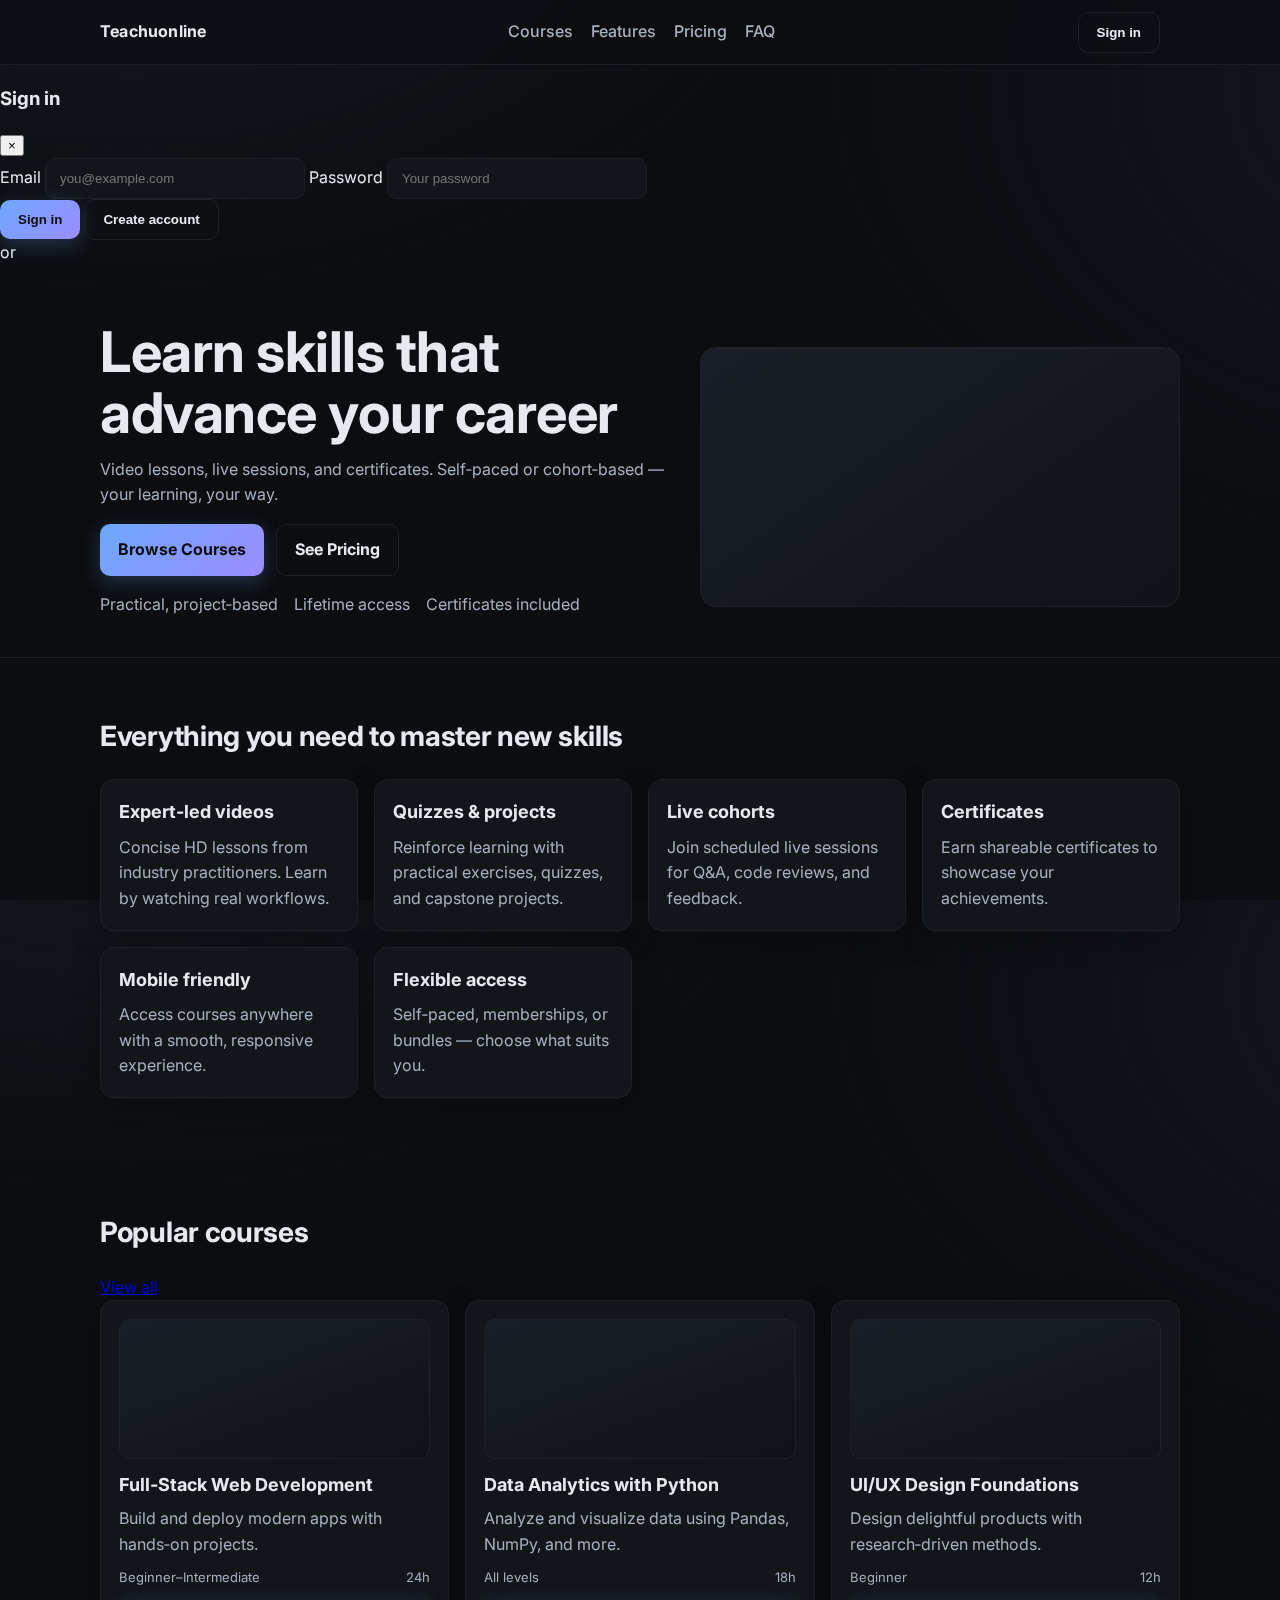
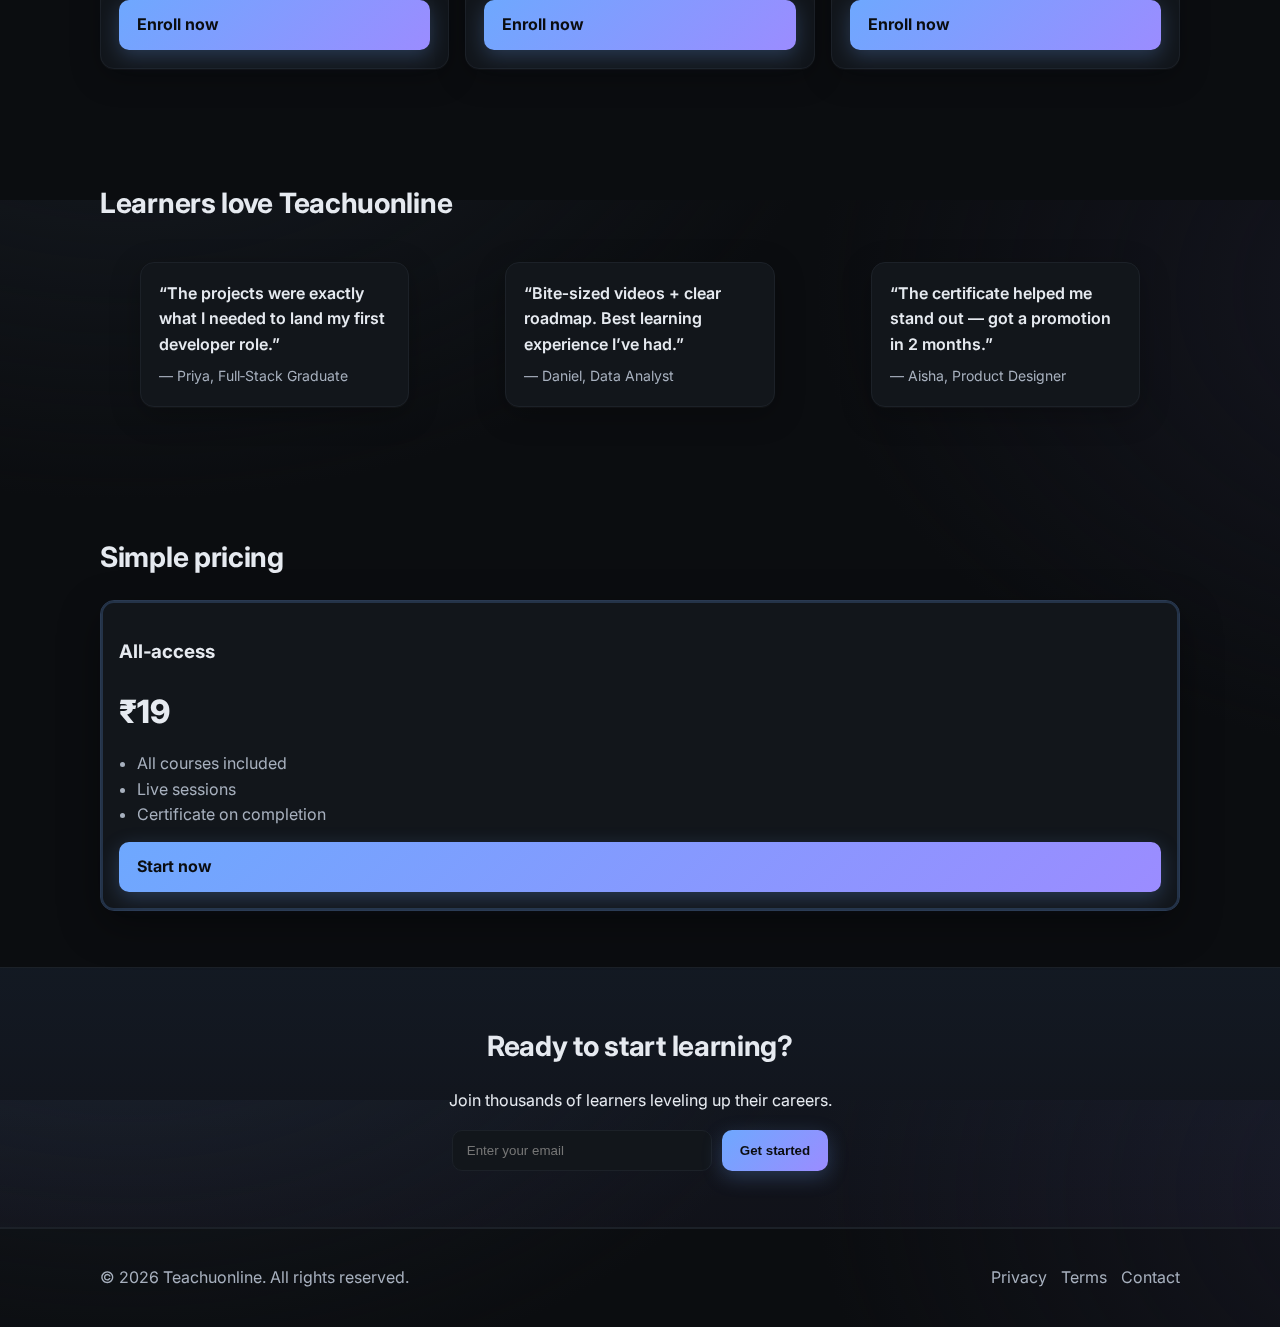
<file: index.html>
<!DOCTYPE html>
<html lang="en">
<head>
	<meta charset="UTF-8">
	<meta name="viewport" content="width=device-width, initial-scale=1.0">
	<title>Teachuonline – Learn Anything, Anywhere</title>
	<link rel="preconnect" href="https://fonts.googleapis.com">
	<link rel="preconnect" href="https://fonts.gstatic.com" crossorigin>
	<link href="https://fonts.googleapis.com/css2?family=Inter:wght@400;500;600;700&display=swap" rel="stylesheet">
	<link rel="stylesheet" href="styles.css">
	<meta name="description" content="High‑quality online courses with expert instructors. Learn skills with self‑paced lessons, live cohorts, and certifications.">
	<script src="https://accounts.google.com/gsi/client" async defer></script>
	<script src="auth.js" defer></script>
</head>
<body>
	<header class="site-header">
		<div class="container header-inner">
			<a class="logo" href="#">Teachuonline</a>
			<nav class="nav">
				<a href="#courses">Courses</a>
				<a href="#features">Features</a>
				<a href="#pricing">Pricing</a>
				<a href="#faq">FAQ</a>
				<a id="profileLink" href="profile.html" style="display:none">Profile</a>
			</nav>
			<div style="display:flex; align-items:center; gap:10px">
				<button id="openSignIn" class="button button--ghost" type="button">Sign in</button>
				<div id="g_id_onload"
					 data-client_id="941598013766-0btmkqirsjj1919hc4h06vi1ilhveij8.apps.googleusercontent.com"
					 data-context="signin"
					 data-callback="handleGoogleResponse"
					 data-auto_prompt="false">
				</div>
				<div class="g_id_signin"
					 data-type="icon"
					 data-shape="circle"
					 data-theme="outline"
					 data-text="signin_with"
					 data-size="medium"
					 data-logo_alignment="left">
				</div>
				<button id="signOutBtn" class="button button--ghost" style="display:none" type="button">Sign out</button>
			</div>
		</div>
	</header>

	<!-- Sign In Modal -->
	<div id="signinModal" class="modal" aria-hidden="true">
		<div class="modal__backdrop" id="closeSignIn"></div>
		<div class="modal__dialog" role="dialog" aria-modal="true" aria-labelledby="signinTitle">
			<div class="modal__header">
				<h3 id="signinTitle">Sign in</h3>
				<button id="closeSignInBtn" class="modal__close" aria-label="Close">×</button>
			</div>
			<form id="signInForm" class="modal__body" onsubmit="return false">
				<label class="label">Email
					<input class="input" id="emailInput" type="email" placeholder="you@example.com" required>
				</label>
				<label class="label">Password
					<input class="input" id="passwordInput" type="password" placeholder="Your password" required>
				</label>
				<div class="modal__actions">
					<button id="emailSignInBtn" class="button" type="submit">Sign in</button>
					<button id="emailSignUpBtn" class="button button--ghost" type="button">Create account</button>
				</div>
				<div class="divider"><span>or</span></div>
				<div class="g_id_signin"
					 data-type="standard"
					 data-shape="rectangular"
					 data-theme="outline"
					 data-text="signin_with"
					 data-size="large"
					 data-logo_alignment="left">
				</div>
			</form>
		</div>
	</div>

	<section class="hero">
		<div class="container hero-inner">
			<div class="hero-copy">
				<h1>Learn skills that advance your career</h1>
				<p>Video lessons, live sessions, and certificates. Self‑paced or cohort‑based — your learning, your way.</p>
				<div class="hero-cta">
					<a class="button" href="#courses">Browse Courses</a>
					<a class="button button--ghost" href="#pricing">See Pricing</a>
				</div>
				<ul class="hero-trust">
					<li>Practical, project‑based</li>
					<li>Lifetime access</li>
					<li>Certificates included</li>
				</ul>
				<p id="welcomeUser" style="margin-top:10px; color: var(--muted);"></p>
			</div>
			<div class="hero-media" aria-hidden="true">
				<div class="media-card"></div>
			</div>
		</div>
	</section>

	<section id="features" class="features section">
		<div class="container">
			<h2>Everything you need to master new skills</h2>
			<div class="grid features-grid">
				<div class="card">
					<h3>Expert‑led videos</h3>
					<p>Concise HD lessons from industry practitioners. Learn by watching real workflows.</p>
				</div>
				<div class="card">
					<h3>Quizzes & projects</h3>
					<p>Reinforce learning with practical exercises, quizzes, and capstone projects.</p>
				</div>
				<div class="card">
					<h3>Live cohorts</h3>
					<p>Join scheduled live sessions for Q&A, code reviews, and feedback.</p>
				</div>
				<div class="card">
					<h3>Certificates</h3>
					<p>Earn shareable certificates to showcase your achievements.</p>
				</div>
				<div class="card">
					<h3>Mobile friendly</h3>
					<p>Access courses anywhere with a smooth, responsive experience.</p>
				</div>
				<div class="card">
					<h3>Flexible access</h3>
					<p>Self‑paced, memberships, or bundles — choose what suits you.</p>
				</div>
			</div>
		</div>
	</section>

	<section id="courses" class="section courses">
		<div class="container">
			<div class="section-head">
				<h2>Popular courses</h2>
				<a class="link" href="#">View all</a>
			</div>
			<div class="grid course-grid">
				<article class="course-card">
					<div class="thumb"></div>
					<div class="course-body">
						<h3>Full‑Stack Web Development</h3>
						<p>Build and deploy modern apps with hands‑on projects.</p>
						<div class="meta"><span>Beginner–Intermediate</span><span>24h</span></div>
						<a class="button button--block" href="#cta">Enroll now</a>
					</div>
				</article>
				<article class="course-card">
					<div class="thumb"></div>
					<div class="course-body">
						<h3>Data Analytics with Python</h3>
						<p>Analyze and visualize data using Pandas, NumPy, and more.</p>
						<div class="meta"><span>All levels</span><span>18h</span></div>
						<a class="button button--block" href="#cta">Enroll now</a>
					</div>
				</article>
				<article class="course-card">
					<div class="thumb"></div>
					<div class="course-body">
						<h3>UI/UX Design Foundations</h3>
						<p>Design delightful products with research‑driven methods.</p>
						<div class="meta"><span>Beginner</span><span>12h</span></div>
						<a class="button button--block" href="#cta">Enroll now</a>
					</div>
				</article>
			</div>
		</div>
	</section>

	<section id="testimonials" class="section testimonials">
		<div class="container">
			<h2>Learners love Teachuonline</h2>
			<div class="grid testimonials-grid">
				<figure class="quote">
					<blockquote>“The projects were exactly what I needed to land my first developer role.”</blockquote>
					<figcaption>— Priya, Full‑Stack Graduate</figcaption>
				</figure>
				<figure class="quote">
					<blockquote>“Bite‑sized videos + clear roadmap. Best learning experience I’ve had.”</blockquote>
					<figcaption>— Daniel, Data Analyst</figcaption>
				</figure>
				<figure class="quote">
					<blockquote>“The certificate helped me stand out — got a promotion in 2 months.”</blockquote>
					<figcaption>— Aisha, Product Designer</figcaption>
				</figure>
			</div>
		</div>
	</section>

	<section id="pricing" class="section pricing">
		<div class="container">
			<h2>Simple pricing</h2>
			<div class="grid pricing-grid">
				<div class="price-card price-card--featured">
					<h3>All‑access</h3>
					<p class="price"><span>₹</span>19</p>
					<ul class="list">
						<li>All courses included</li>
						<li>Live sessions</li>
						<li>Certificate on completion</li>
					</ul>
					<a class="button button--block" href="https://razorpay.me/@TeachUOnline" target="_blank" rel="noopener">Start now</a>
				</div>
			</div>
		</div>
	</section>

	<section id="cta" class="section cta">
		<div class="container cta-inner">
			<h2>Ready to start learning?</h2>
			<p>Join thousands of learners leveling up their careers.</p>
			<form class="cta-form" onsubmit="return false">
				<input class="input" type="email" placeholder="Enter your email" aria-label="Email">
				<button class="button" type="submit">Get started</button>
			</form>
		</div>
	</section>

	<footer class="site-footer">
		<div class="container footer-inner">
			<p>© <span id="year"></span> Teachuonline. All rights reserved.</p>
			<nav class="footer-nav">
				<a href="#">Privacy</a>
				<a href="#">Terms</a>
				<a href="#">Contact</a>
			</nav>
		</div>
	</footer>

	<script>
		const y = document.getElementById('year');
		if (y) y.textContent = new Date().getFullYear().toString();
	</script>
</body>
</html>
</file>
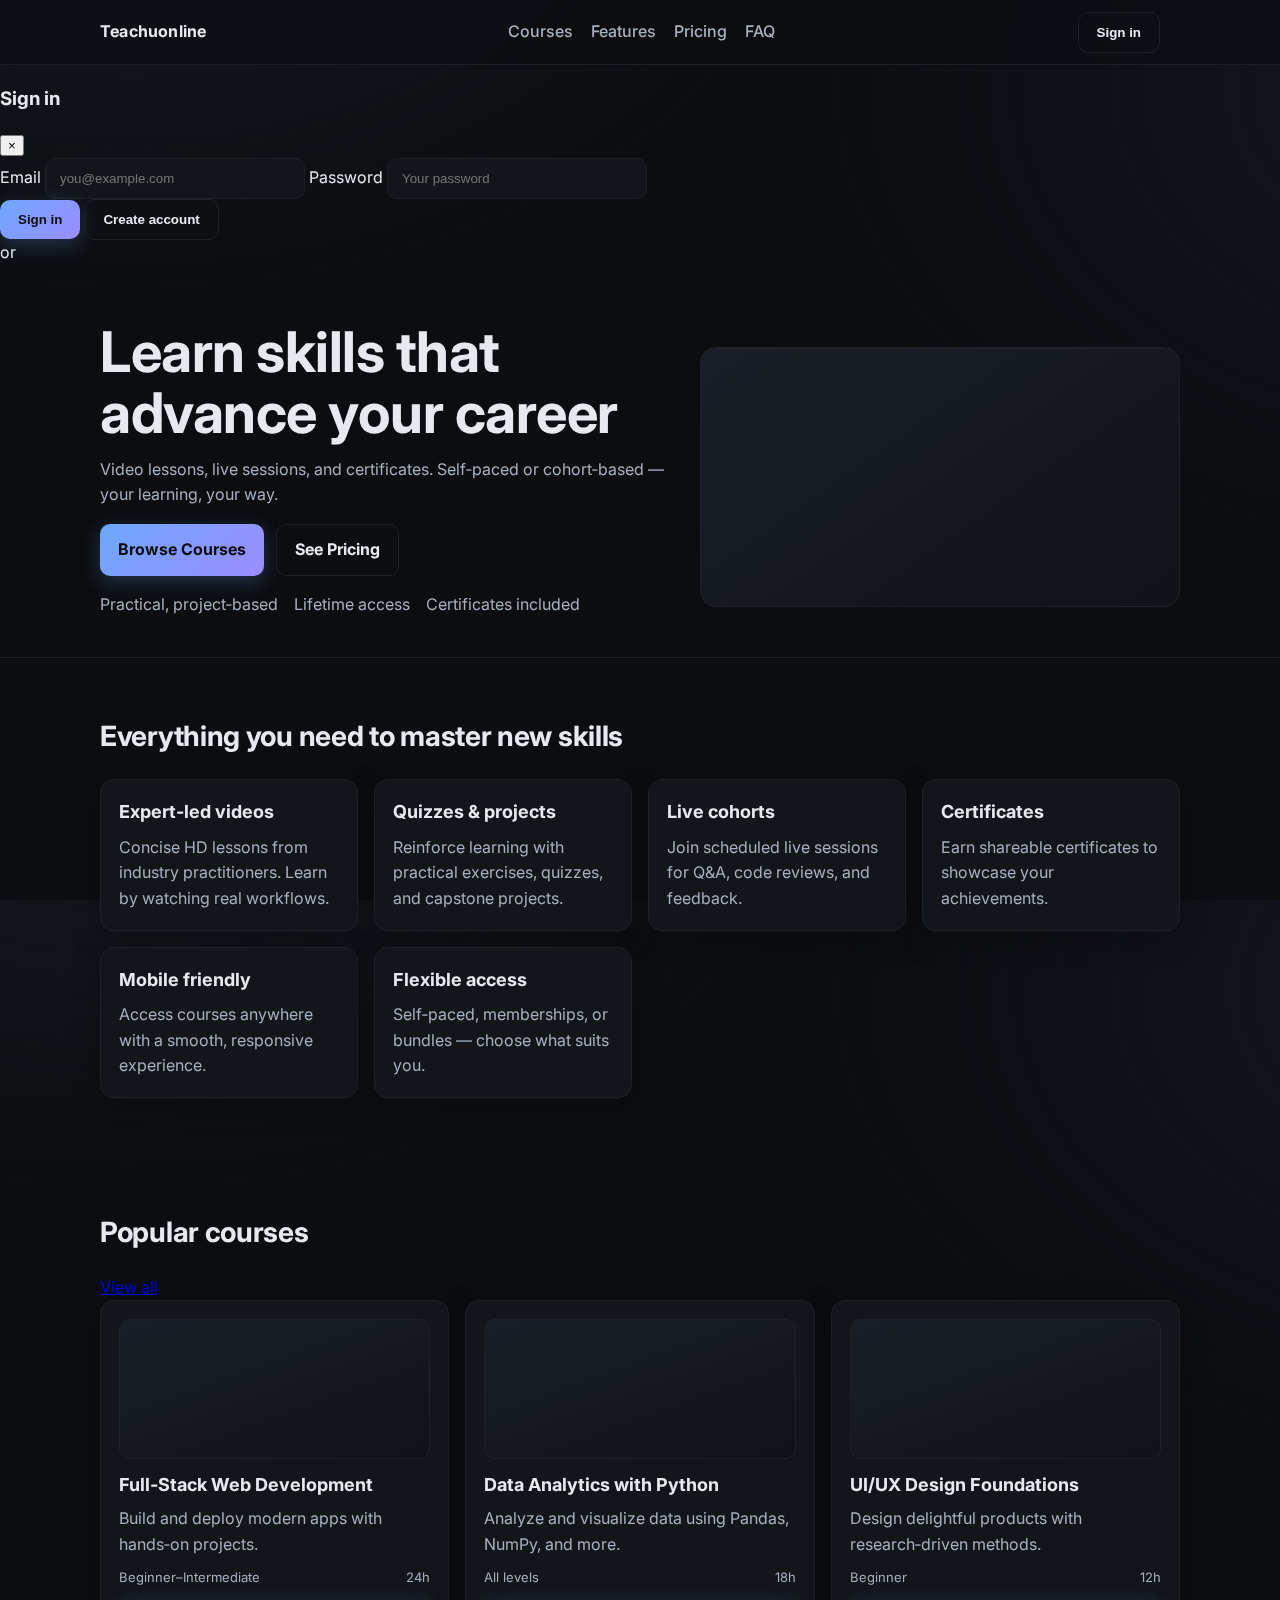
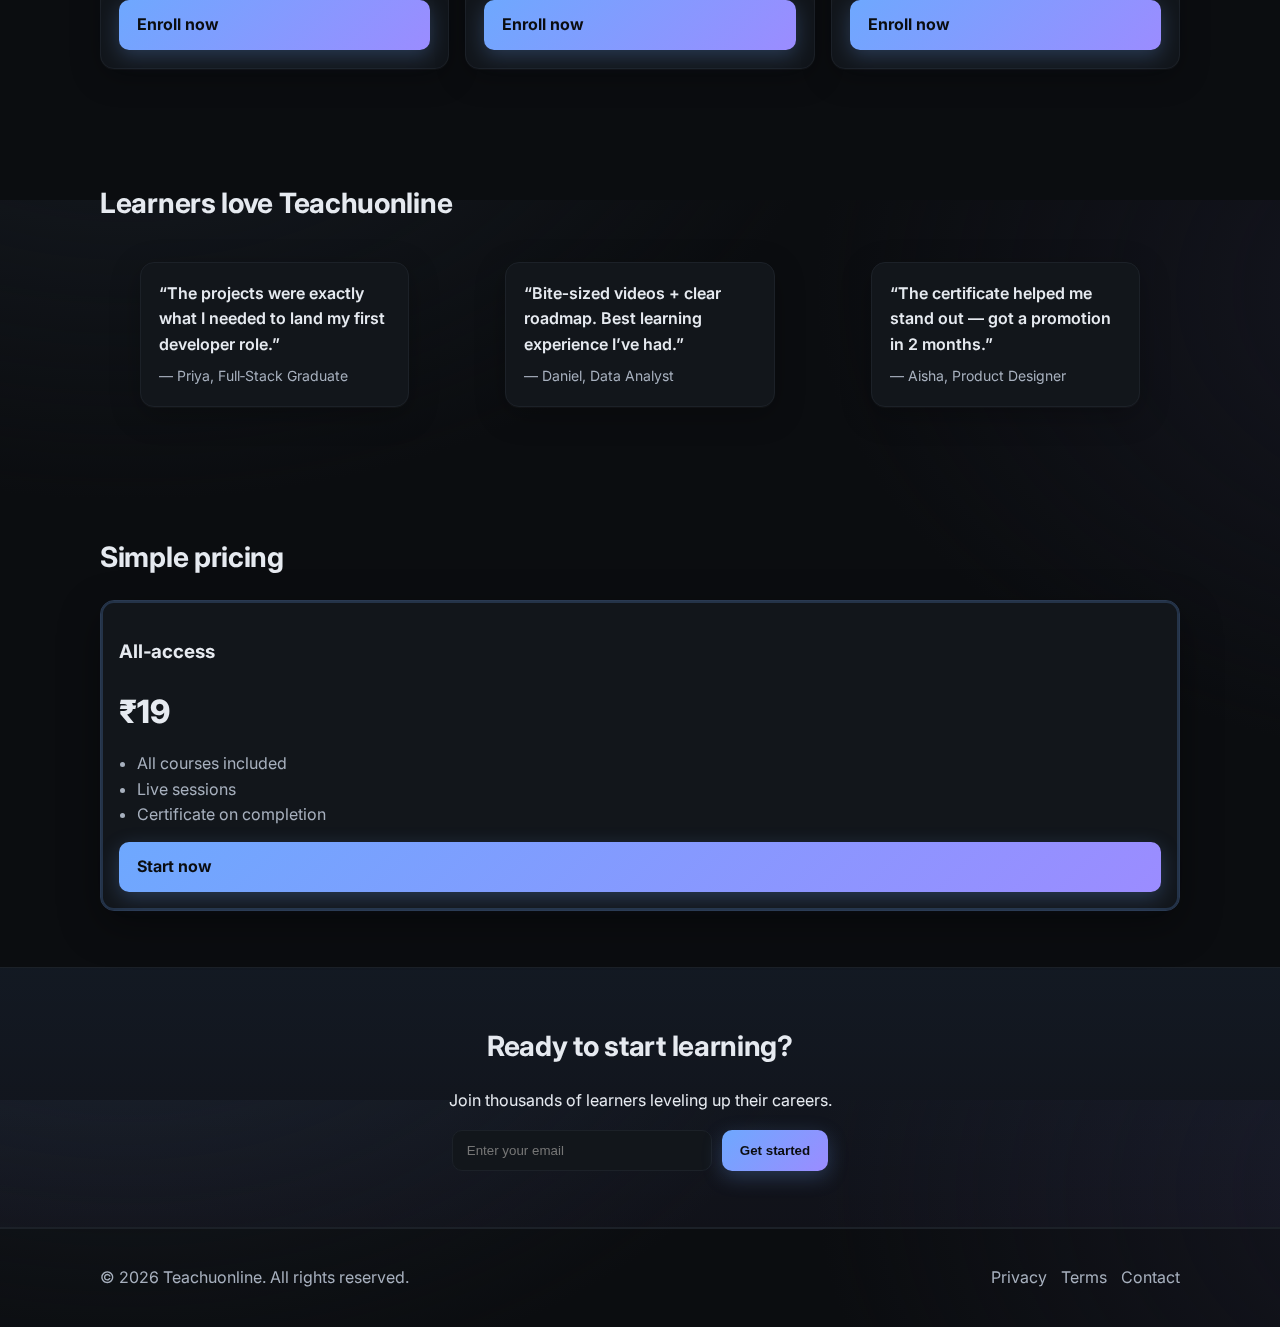
<file: profile.html>
<!DOCTYPE html>
<html lang="en">
<head>
	<meta charset="UTF-8">
	<meta name="viewport" content="width=device-width, initial-scale=1.0">
	<title>Your Profile – Teachuonline</title>
	<link rel="preconnect" href="https://fonts.googleapis.com">
	<link rel="preconnect" href="https://fonts.gstatic.com" crossorigin>
	<link href="https://fonts.googleapis.com/css2?family=Inter:wght@400;500;600;700&display=swap" rel="stylesheet">
	<link rel="stylesheet" href="styles.css">
	<script src="auth.js" defer></script>
	<script>
		(function(){
			function ready(fn){ document.readyState !== 'loading' ? fn() : document.addEventListener('DOMContentLoaded', fn); }
			ready(function(){
				const raw = localStorage.getItem('user');
				if (!raw) { window.location.href = 'index.html'; return; }
				const user = JSON.parse(raw);
				document.getElementById('pName').textContent = user.name || '';
				document.getElementById('pEmail').textContent = user.email || '';
				document.getElementById('pProvider').textContent = (user.provider || 'local');
				const avatar = document.getElementById('pAvatar');
				if (user.picture) { avatar.src = user.picture; avatar.alt = user.name; }
			});
		})();
	</script>
</head>
<body>
	<header class="site-header">
		<div class="container header-inner">
			<a class="logo" href="index.html">Teachuonline</a>
			<nav class="nav">
				<a href="index.html#courses">Courses</a>
				<a href="index.html#features">Features</a>
				<a href="index.html#pricing">Pricing</a>
				<a href="index.html#faq">FAQ</a>
			</nav>
			<button id="signOutBtn" class="button button--ghost" type="button">Sign out</button>
		</div>
	</header>

	<section class="section">
		<div class="container" style="max-width:720px">
			<h1>Your profile</h1>
			<div style="display:flex; gap:16px; align-items:center; margin: 16px 0 24px;">
				<img id="pAvatar" src="" alt="Avatar" style="width:72px; height:72px; border-radius:50%; border:1px solid var(--border); background: var(--card); object-fit: cover;">
				<div>
					<div style="font-size: 20px; font-weight: 700;" id="pName"></div>
					<div style="color: var(--muted);" id="pEmail"></div>
					<div style="color: var(--muted); font-size: 14px;">Provider: <span id="pProvider"></span></div>
				</div>
			</div>

			<div class="card">
				<h3>Membership</h3>
				<p style="color:var(--muted)">All‑access (₹19). Manage your subscription via your payment provider.</p>
			</div>
		</div>
	</section>

	<footer class="site-footer">
		<div class="container footer-inner">
			<p>© <span id="year"></span> Teachuonline. All rights reserved.</p>
			<nav class="footer-nav">
				<a href="index.html#">Privacy</a>
				<a href="index.html#">Terms</a>
				<a href="index.html#">Contact</a>
			</nav>
		</div>
	</footer>
	<script>
		const y = document.getElementById('year');
		if (y) y.textContent = new Date().getFullYear().toString();
	</script>
</body>
</html>
</file>
<file: styles.css>
:root {
	--bg: #0b0d10;
	--card: #12161b;
	--text: #e6eaf0;
	--muted: #a7b0be;
	--brand: #6ea8fe;
	--brand-2: #9b8cff;
	--border: #1c2128;
	--accent: #18202a;
}

* { box-sizing: border-box; }

html, body { height: 100%; }
body {
	margin: 0;
	font-family: Inter, system-ui, -apple-system, Segoe UI, Roboto, Ubuntu, Cantarell, Noto Sans, Arial, "Helvetica Neue", sans-serif;
	background: radial-gradient(1200px 800px at 10% -20%, #151a21 0%, transparent 60%), radial-gradient(1200px 800px at 120% 10%, #151621 0%, transparent 60%), var(--bg);
	color: var(--text);
	line-height: 1.6;
}

.container { max-width: 1120px; margin: 0 auto; padding: 0 20px; }

.site-header { position: sticky; top: 0; backdrop-filter: saturate(160%) blur(8px); background: rgba(11,13,16,0.7); border-bottom: 1px solid var(--border); z-index: 10; }
.header-inner { display: flex; align-items: center; justify-content: space-between; height: 64px; }
.logo { font-weight: 700; color: var(--text); text-decoration: none; letter-spacing: 0.2px; }

.nav { display: none; gap: 18px; }
.nav a { color: var(--muted); text-decoration: none; font-weight: 500; }
.nav a:hover { color: var(--text); }

@media (min-width: 768px) { .nav { display: flex; } }

.button { display: inline-flex; align-items: center; justify-content: center; gap: 8px; background: linear-gradient(135deg, var(--brand), var(--brand-2)); color: #0b0d10; border: none; padding: 12px 18px; border-radius: 10px; font-weight: 700; text-decoration: none; box-shadow: 0 6px 20px rgba(110,168,254,0.25); transition: transform .15s ease; }
.button:hover { transform: translateY(-1px); }
.button--ghost { background: transparent; color: var(--text); border: 1px solid var(--border); box-shadow: none; }
.button--block { display: block; width: 100%; }

.hero { padding: 56px 0 24px; border-bottom: 1px solid var(--border); }
.hero-inner { display: grid; gap: 24px; grid-template-columns: 1fr; align-items: center; }
.hero-copy h1 { font-size: 40px; line-height: 1.1; margin: 0 0 12px; letter-spacing: -0.5px; }
.hero-copy p { color: var(--muted); margin: 0 0 16px; }
.hero-cta { display: flex; gap: 12px; flex-wrap: wrap; }
.hero-trust { margin: 16px 0 0; padding: 0; list-style: none; display: flex; gap: 16px; color: var(--muted); flex-wrap: wrap; }
.hero-media { display: none; }
.media-card { height: 260px; border-radius: 16px; background: linear-gradient(145deg, #1a1f27, #0f1217); border: 1px solid var(--border); box-shadow: inset 0 1px 0 rgba(255,255,255,0.04); }

@media (min-width: 900px) {
	.hero-inner { grid-template-columns: 1.2fr 1fr; }
	.hero-copy h1 { font-size: 56px; }
	.hero-media { display: block; }
}

.section { padding: 56px 0; }
.section h2 { font-size: 28px; margin: 0 0 20px; letter-spacing: -0.3px; }

.grid { display: grid; gap: 16px; }
.features-grid { grid-template-columns: repeat(auto-fit, minmax(240px, 1fr)); }
.course-grid { grid-template-columns: repeat(auto-fit, minmax(260px, 1fr)); }
.testimonials-grid { grid-template-columns: repeat(auto-fit, minmax(280px, 1fr)); }
.pricing-grid { grid-template-columns: repeat(auto-fit, minmax(260px, 1fr)); align-items: stretch; }

.card, .course-card, .price-card, .quote { background: var(--card); border: 1px solid var(--border); border-radius: 14px; padding: 18px; box-shadow: 0 1px 0 rgba(255,255,255,0.03), 0 8px 30px rgba(0,0,0,0.25); }
.card h3 { margin: 0 0 8px; font-size: 18px; }
.card p { margin: 0; color: var(--muted); }

.course-card .thumb { height: 140px; border-radius: 10px; background: linear-gradient(160deg, #1a1f27, #0f1217); border: 1px solid var(--border); margin-bottom: 12px; }
.course-card h3 { margin: 0 0 6px; font-size: 18px; }
.course-card p { margin: 0 0 10px; color: var(--muted); }
.course-card .meta { display: flex; justify-content: space-between; color: var(--muted); font-size: 13px; margin: 8px 0 12px; }

.price-card .price { font-size: 32px; font-weight: 800; margin: 10px 0 14px; }
.price-card .per { font-size: 16px; color: var(--muted); font-weight: 600; }
.price-card--featured { border-color: #2a3a52; box-shadow: 0 0 0 2px rgba(110,168,254,0.2) inset, 0 14px 40px rgba(0,0,0,0.35); }
.list { margin: 0 0 14px; padding-left: 18px; color: var(--muted); }

.quote blockquote { margin: 0 0 8px; color: var(--text); font-weight: 600; }
.quote figcaption { color: var(--muted); font-size: 14px; }

.cta { background: linear-gradient(180deg, rgba(110,168,254,0.08), rgba(155,140,255,0.04)); border-top: 1px solid var(--border); border-bottom: 1px solid var(--border); }
.cta-inner { text-align: center; }
.cta-form { margin-top: 14px; display: flex; gap: 10px; justify-content: center; flex-wrap: wrap; }
.input { background: var(--card); color: var(--text); border: 1px solid var(--border); border-radius: 10px; padding: 12px 14px; min-width: 260px; }

.site-footer { padding: 20px 0; border-top: 1px solid var(--border); color: var(--muted); }
.footer-inner { display: flex; align-items: center; justify-content: space-between; gap: 12px; flex-wrap: wrap; }
.footer-nav { display: flex; gap: 14px; }
.footer-nav a { color: var(--muted); text-decoration: none; }
.footer-nav a:hover { color: var(--text); }
</file>
